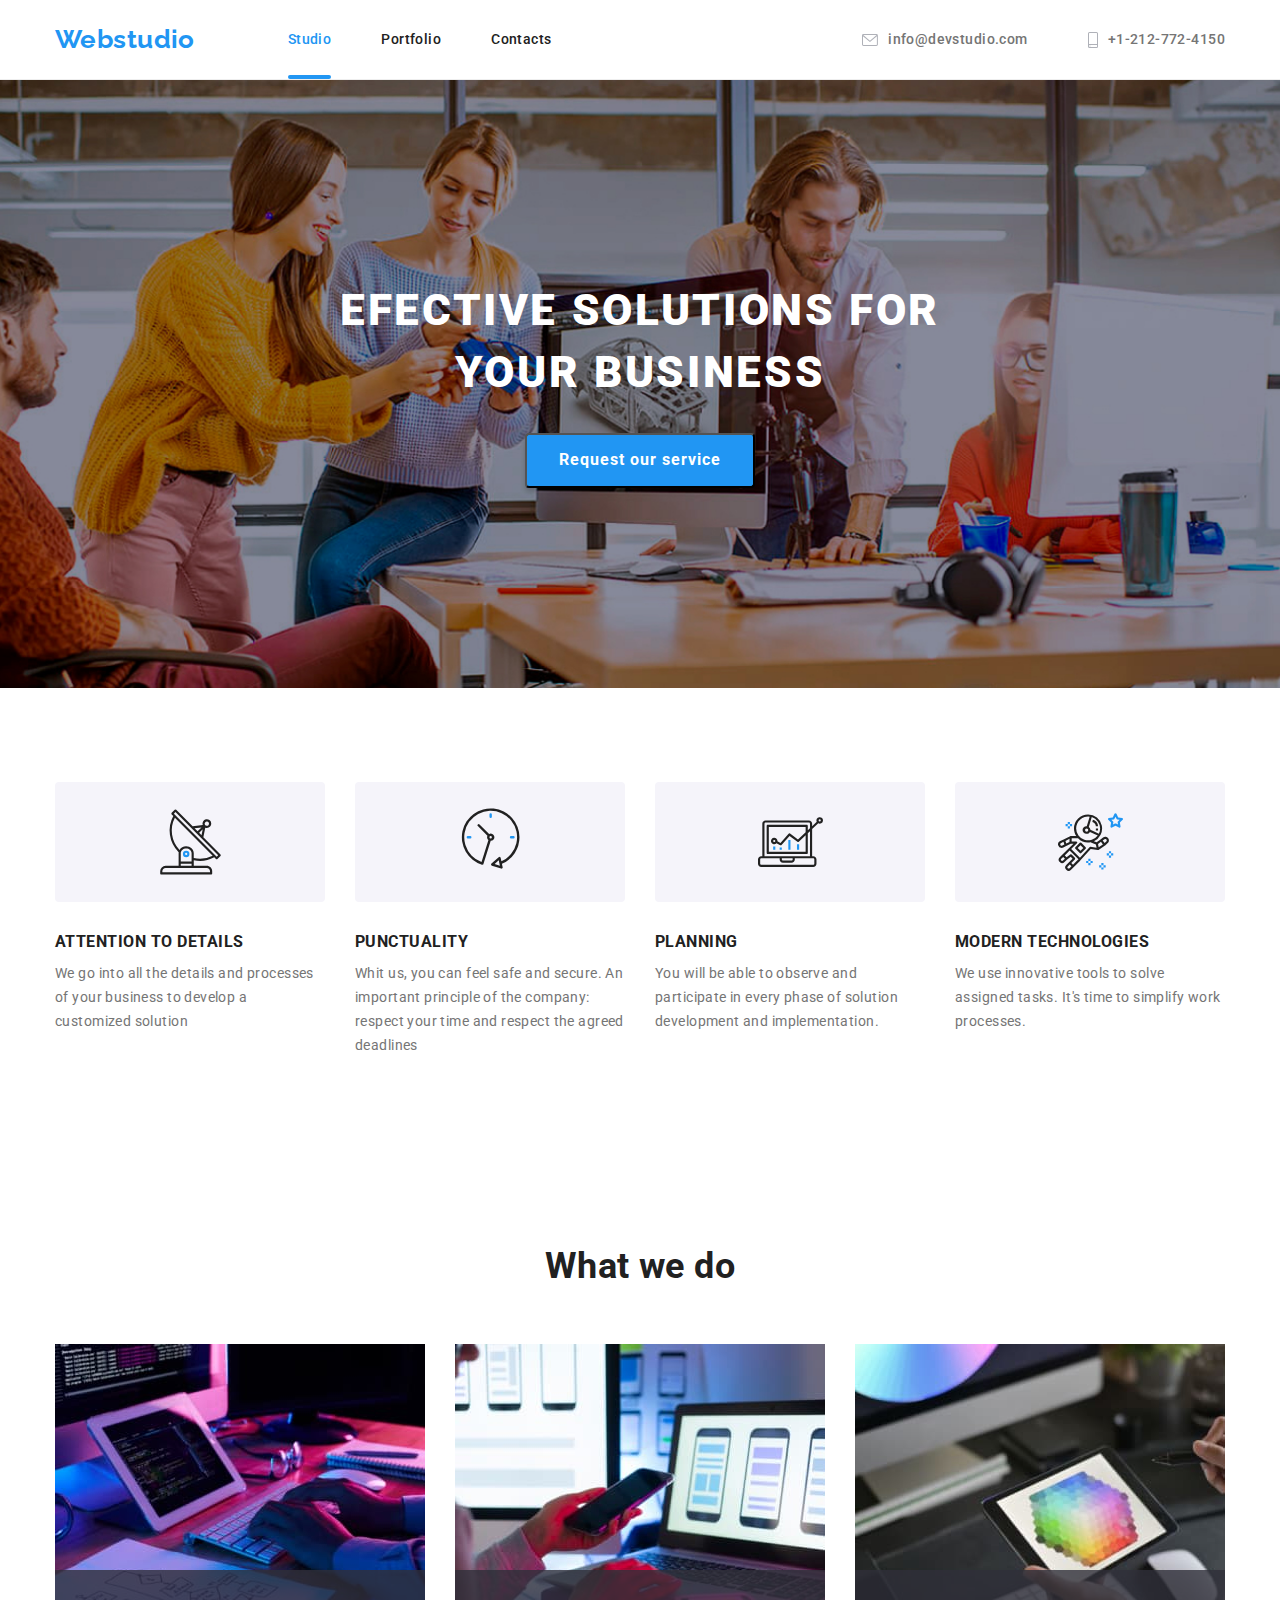
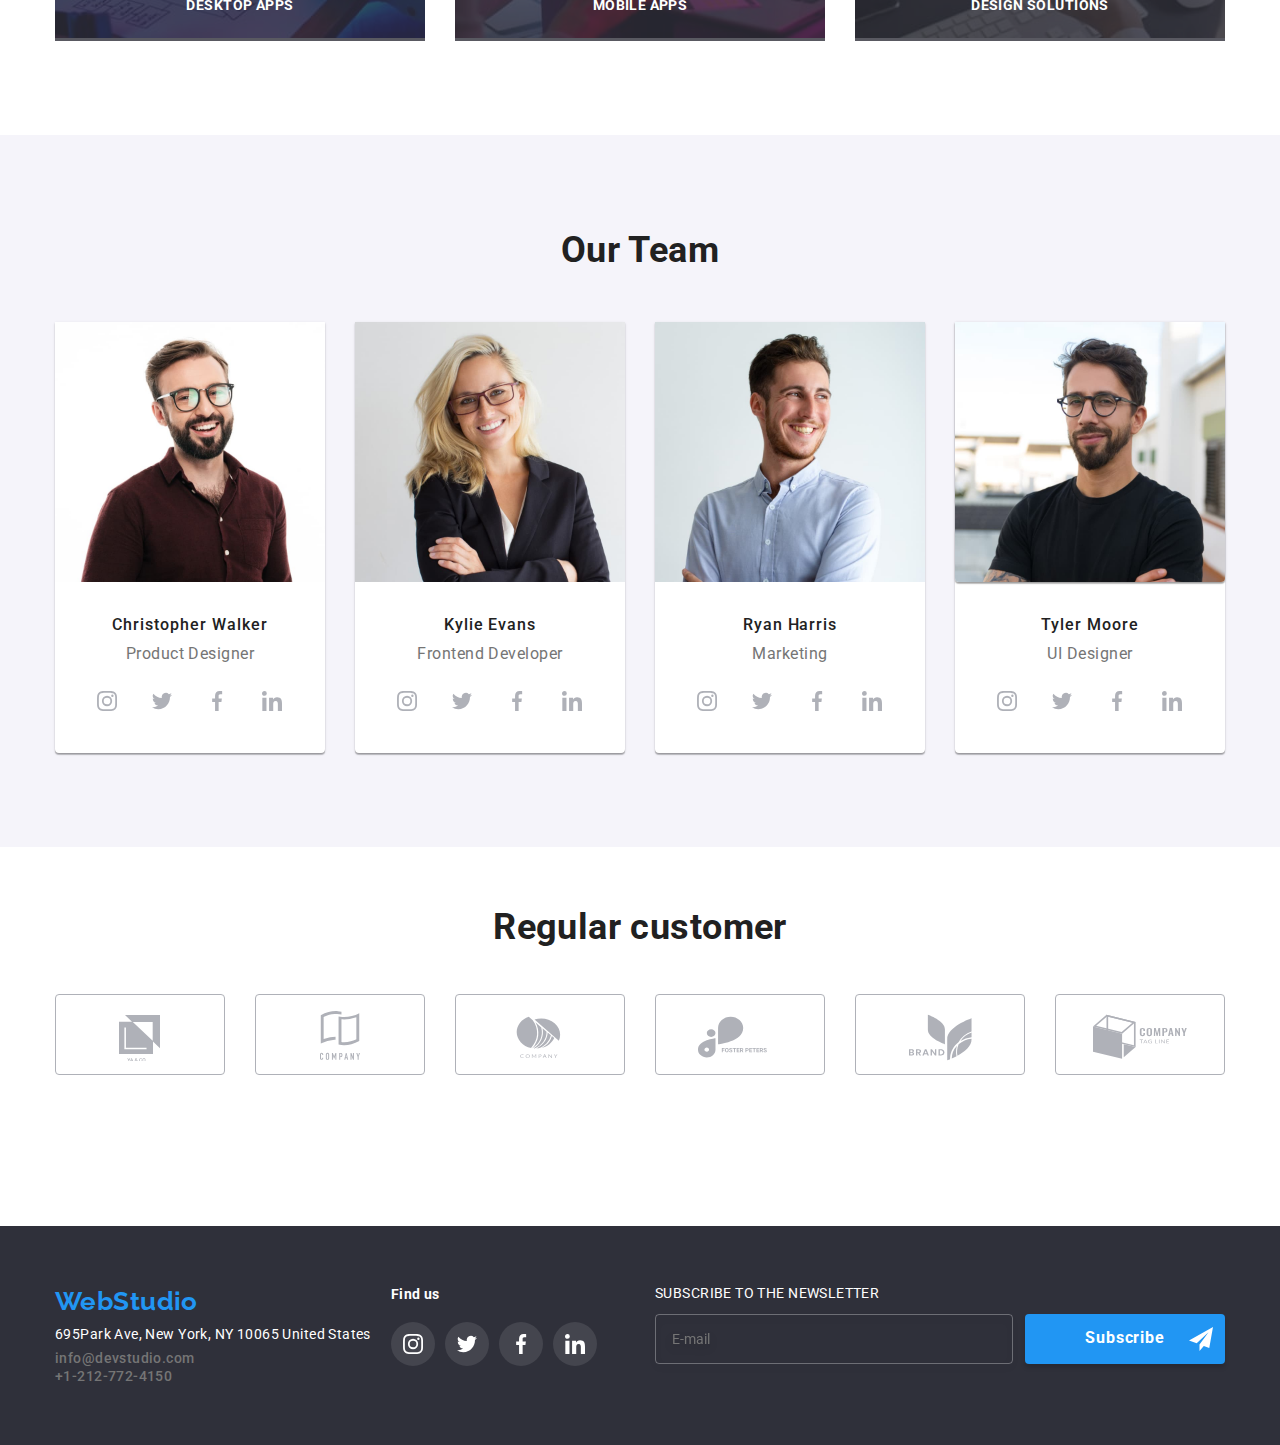
<file: index.html>
<!DOCTYPE html>
<html lang="en">
  <head>
    <meta charset="UTF-8" />
    <meta http-equiv="X-UA-Compatible" content="IE=edge" />
    <meta name="viewport" content="width=device-width, initial-scale=1.0" />
    <title>Document</title>
    <link rel="stylesheet" href="modern-normalize.css" />
    <link rel="stylesheet" href="./css/style.css" />
    <link rel="preconnect" href="https://fonts.googleapis.com" />
    <link rel="preconnect" href="https://fonts.gstatic.com" crossorigin />
    <link
      href="https://fonts.googleapis.com/css2?family=Raleway:wght@700&family=Roboto:wght@440;500;700;900&display=swap"
      rel="stylesheet"
    />
  </head>
  <body>
    <header class="border">
      <div class="container header-container">
        <nav class="menu">
          <a class="logo" href="index.html">Webstudio</a>
          <ul class="list header-pages">
            <li id="current" class="list-item">
              <a class="list link-pages current" href="index.html">Studio</a>
            </li>
            <li class="list-item">
              <a class="list link-pages portfolio" href="portfolio.html"
                >Portfolio</a
              >
            </li>
            <li class="list-item">
              <a class="list link-pages contacto" href="#">Contacts</a>
            </li>
          </ul>
        </nav>

        <ul class="list-contact">
          <li class="list-item">
            <a
              class="list link email list-contact icon icon-contact"
              href="mailto: info@devstudio.com"
            >
              <svg width="16" height="12">
                <use href="./images/symbol-defs.svg#icon-sobre-activable"></use>
              </svg>
              info@devstudio.com
            </a>
          </li>
          <li class="list-item">
            <a
              class="list link tel list-contact icon icon-contact"
              href="tel: +1-212-772-4150"
            >
              <svg width="10" height="16">
                <use href="./images/symbol-defs.svg#icon-telfono"></use>
              </svg>
              +1-212-772-4150
            </a>
          </li>
        </ul>
      </div>
    </header>
    <main>
      <section class="section hero-section">
        <div class="container hero-content">
          <h1 class="hero title">Efective Solutions For Your Business</h1>
          <button data-modal-open class="hero buttom" type="button">
            Request our service
          </button>
        </div>
      </section>
      <section class="section-feature">
        <div class="container">
          <h2 class="feature-section-title visually-hidden" hidden>
            Características
          </h2>
          <ul class="list feature-section">
            <li class="feature-box">
              <div class="icon icon-feature-section">
                <svg width="65" height="70">
                  <use href="./images/symbol-defs.svg#icon-antena"></use>
                </svg>
              </div>
              <h3 class="feature-section-list-title">Attention To Details</h3>
              <p class="feature-section-list-text">
                We go into all the details and processes of your business to
                develop a customized solution
              </p>
            </li>
            <li class="feature-box">
              <div class="icon icon-feature-section">
                <svg width="65" height="70">
                  <use
                    class="icon icon-feature"
                    href="./images/symbol-defs.svg#icon-reloj"
                  ></use>
                </svg>
              </div>
              <h3 class="feature-section-list-title">Punctuality</h3>
              <p class="feature-section-list-text">
                Whit us, you can feel safe and secure. An important principle of
                the company: respect your time and respect the agreed deadlines
              </p>
            </li>
            <li class="feature-box">
              <div class="icon icon-feature-section">
                <svg width="65" height="70">
                  <use
                    class="icon icon-feature"
                    href="./images/symbol-defs.svg#icon-pc"
                  ></use>
                </svg>
              </div>
              <h3 class="feature-section-list-title">Planning</h3>
              <p class="feature-section-list-text">
                You will be able to observe and participate in every phase of
                solution development and implementation.
              </p>
            </li>
            <li class="feature-box">
              <div class="icon-feature-section">
                <svg width="65" height="70">
                  <use
                    class="icon-feature"
                    href="./images/symbol-defs.svg#icon-astronauta"
                  ></use>
                </svg>
              </div>
              <h3 class="feature-section-list-title">Modern Technologies</h3>
              <p class="feature-section-list-text">
                We use innovative tools to solve assigned tasks. It's time to
                simplify work processes.
              </p>
            </li>
          </ul>
        </div>
      </section>
      <section class="section">
        <div class="container work-section">
          <h2 class="subtitle-work">What we do</h2>
          <ul class="list photos-work">
            <li class="work-images">
              <div class="container-image-work-1">
                <img
                  class="image-work-section"
                  src="./images/img1.jpg"
                  width="370"
                  alt="Digitando codigo html"
                />
                <div class="text-work">
                  <h3 class="text-photos-work">desktop apps</h3>
                </div>
              </div>
            </li>

            <li class="work-images">
              <div class="container-image-work-2">
                <img
                  class="image-work-section"
                  src="./images/img2.jpg"
                  width="370"
                  alt="Creando app de celular"
                />
                <div class="text-work">
                  <h3 class="text-photos-work">mobile apps</h3>
                </div>
              </div>
            </li>

            <li class="work-images">
              <div class="container-image-work-3">
                <img
                  class="image-work-section"
                  src="./images/img3.jpg"
                  width="370"
                  alt="Creando imagenes para mehorar interfaz grafica"
                />
                <div class="text-work">
                  <h3 class="text-photos-work">design solutions</h3>
                </div>
              </div>
            </li>
          </ul>
        </div>
      </section>
      <section class="section team-section">
        <div class="container">
          <h2 class="subtitle-team">Our Team</h2>
          <ul class="team work">
            <li class="list team">
              <img
                class="team images"
                src="./images/img4.jpg"
                width="270"
                alt="Christopher Walker"
              />
              <div class="feature-actor">
                <h3 class="team description">Christopher Walker</h3>
                <p class="team text">Product Designer</p>
                <ul class="list icon-team-section">
                  <li class="list icon-team-section-web">
                    <a class="icon icon-team" href="www.instagram.com">
                      <svg width="20" height="20">
                        <use
                          href="./images/symbol-defs.svg#icon-instagram"
                        ></use>
                      </svg>
                    </a>
                  </li>
                  <li class="list icon-team-section-web">
                    <a class="icon icon-team" href="www.twitter.com">
                      <svg width="20" height="20">
                        <use href="./images/symbol-defs.svg#icon-twitter"></use>
                      </svg>
                    </a>
                  </li>
                  <li class="list icon-team-section-web">
                    <a class="icon icon-team" href="www.facebook.com">
                      <svg width="20" height="20">
                        <use
                          href="./images/symbol-defs.svg#icon-facebook"
                        ></use>
                      </svg>
                    </a>
                  </li>
                  <li class="list icon-team-section-web">
                    <a class="icon icon-team" href="www.linkedin.com">
                      <svg width="20" height="20">
                        <use
                          href="./images/symbol-defs.svg#icon-linkedin"
                        ></use>
                      </svg>
                    </a>
                  </li>
                </ul>
              </div>
            </li>

            <li class="list team">
              <img
                class="icon team images"
                src="./images/img5.jpg"
                width="270"
                alt="Kylie Evans"
              />
              <div class="feature-actor">
                <h3 class="team description">Kylie Evans</h3>
                <p class="team text">Frontend Developer</p>
                <ul class="list icon-team-section">
                  <li class="list icon-team-section-web">
                    <a class="icon icon-team" href="www.instagram.com">
                      <svg width="20" height="20">
                        <use
                          href="./images/symbol-defs.svg#icon-instagram"
                        ></use>
                      </svg>
                    </a>
                  </li>
                  <li class="list icon-team-section-web">
                    <a class="icon icon-team" href="www.twitter.com">
                      <svg width="20" height="20">
                        <use href="./images/symbol-defs.svg#icon-twitter"></use>
                      </svg>
                    </a>
                  </li>
                  <li class="list icon-team-section-web">
                    <a class="icon icon-team" href="www.facebook.com">
                      <svg width="20" height="20">
                        <use
                          href="./images/symbol-defs.svg#icon-facebook"
                        ></use>
                      </svg>
                    </a>
                  </li>
                  <li class="list icon-team-section-web">
                    <a class="icon icon-team" href="www.linkedin.com">
                      <svg width="20" height="20">
                        <use
                          href="./images/symbol-defs.svg#icon-linkedin"
                        ></use>
                      </svg>
                    </a>
                  </li>
                </ul>
              </div>
            </li>
            <li class="list team">
              <img
                class="team section images"
                src="./images/img6.jpg"
                width="270"
                alt="Ryan Harris"
              />
              <div class="feature-actor">
                <h3 class="team description">Ryan Harris</h3>
                <p class="team text">Marketing</p>
                <ul class="list icon-team-section">
                  <li class="list icon-team-section-web">
                    <a class="icon icon-team" href="www.instagram.com">
                      <svg width="20" height="20">
                        <use
                          href="./images/symbol-defs.svg#icon-instagram"
                        ></use>
                      </svg>
                    </a>
                  </li>
                  <li class="list icon-team-section-web">
                    <a class="icon icon-team" href="www.twitter.com">
                      <svg width="20" height="20">
                        <use href="./images/symbol-defs.svg#icon-twitter"></use>
                      </svg>
                    </a>
                  </li>
                  <li class="list icon-team-section-web">
                    <a class="icon icon-team" href="www.facebook.com">
                      <svg width="20" height="20">
                        <use
                          href="./images/symbol-defs.svg#icon-facebook"
                        ></use>
                      </svg>
                    </a>
                  </li>
                  <li class="list icon-team-section-web">
                    <a class="icon icon-team" href="www.linkedin.com">
                      <svg width="20" height="20">
                        <use
                          href="./images/symbol-defs.svg#icon-linkedin"
                        ></use>
                      </svg>
                    </a>
                  </li>
                </ul>
              </div>
            </li>
            <li class="list team">
              <img
                class="team section list images"
                src="./images/img7.jpg"
                width="270"
                alt="Tyler Moore"
              />
              <div class="feature-actor">
                <h3 class="team description">Tyler Moore</h3>
                <p class="team text">UI Designer</p>
                <ul class="list icon-team-section">
                  <li class="list icon-team-section-web">
                    <a class="icon icon-team" href="www.instagram.com">
                      <svg width="20" height="20">
                        <use
                          href="./images/symbol-defs.svg#icon-instagram"
                        ></use>
                      </svg>
                    </a>
                  </li>
                  <li class="list icon-team-section-web">
                    <a class="icon icon-team" href="www.twitter.com">
                      <svg width="20" height="20">
                        <use href="./images/symbol-defs.svg#icon-twitter"></use>
                      </svg>
                    </a>
                  </li>
                  <li class="list icon-team-section-web">
                    <a class="icon icon-team" href="www.facebook.com">
                      <svg width="20" height="20">
                        <use
                          href="./images/symbol-defs.svg#icon-facebook"
                        ></use>
                      </svg>
                    </a>
                  </li>
                  <li class="list icon-team-section-web">
                    <a class="icon icon-team" href="www.linkedin.com">
                      <svg width="20" height="20">
                        <use
                          href="./images/symbol-defs.svg#icon-linkedin"
                        ></use>
                      </svg>
                    </a>
                  </li>
                </ul>
              </div>
            </li>
          </ul>
        </div>
      </section>
      <div class="container customer-section">
        <h2 class="subtitle-customer">Regular customer</h2>
        <ul class="list icon-customer-section">
          <li class="list icon-customer-section-link">
            <a class="icon icon-customer" href="logo_cuadros">
              <svg width="106" height="53">
                <use href="./images/symbol-defs.svg#icon-Logo_cuadros"></use>
              </svg>
            </a>
          </li>
          <li class="list icon-customer-section-link">
            <a class="icon icon-customer" href="logo_hojas">
              <svg width="106" height="53">
                <use href="./images/symbol-defs.svg#icon-Logo_hojas"></use>
              </svg>
            </a>
          </li>
          <li class="list icon-customer-section-link">
            <a class="icon icon-customer" href="logo_company">
              <svg width="106" height="53">
                <use href="./images/symbol-defs.svg#icon-Logo_company"></use>
              </svg>
            </a>
          </li>
          <li class="list icon-customer-section-link">
            <a class="icon icon-customer" href="logo_foster">
              <svg width="106" height="53">
                <use href="./images/symbol-defs.svg#icon-Logo_foster"></use>
              </svg>
            </a>
          </li>
          <li class="list icon-customer-section-link">
            <a class="icon icon-customer" href="logo_brand">
              <svg width="106" height="53">
                <use href="./images/symbol-defs.svg#icon-Logo_brand"></use>
              </svg>
            </a>
          </li>
          <li class="list icon-customer-section-link">
            <a class="icon icon-customer" href="logo_tag_line">
              <svg width="106" height="53">
                <use href="./images/symbol-defs.svg#icon-Logo_tag_line"></use>
              </svg>
            </a>
          </li>
        </ul>
      </div>
    </main>
    <footer class="footer-section">
      <div class="container container-footer">
        <div>
          <a class="logo-footer" href="WebStudio">WebStudio</a>
          <address class="">
            <a
              class="link contacts site"
              href="https://goo.gl/maps/ua91CeisvxC2wW5t7"
              >695Park Ave, New York, NY 10065 United States</a
            >
            <ul class="link list-footer">
              <li class="footer-item">
                <a class="link contacts email" href="mailto:info@devstudio.com"
                  >info@devstudio.com</a
                >
              </li>
              <li class="footer-item">
                <a class="link contacts tel" href="tel:+1-212-772-4150"
                  >+1-212-772-4150</a
                >
              </li>
            </ul>
          </address>
        </div>
        <div class="icon-social-section">
          <h3 class="social-media">Find us</h3>
          <ul class="list container-icon-footer">
            <li class="container-icon-footer-link">
              <a
                class="icon-footer icon-footer-social"
                href="www.instagram.com"
              >
                <svg width="20" height="20">
                  <use href="./images/symbol-defs.svg#icon-instagram"></use>
                </svg>
              </a>
            </li>
            <li class="container-icon-footer-link">
              <a class="icon-footer icon-footer-social" href="www.twitter.com">
                <svg width="20" height="20">
                  <use href="./images/symbol-defs.svg#icon-twitter"></use>
                </svg>
              </a>
            </li>
            <li class="container-icon-footer-link">
              <a class="icon-footer icon-footer-social" href="www.facebook.com">
                <svg width="20" height="20">
                  <use href="./images/symbol-defs.svg#icon-facebook"></use>
                </svg>
              </a>
            </li>
            <li class="container-icon-footer-link">
              <a class="icon-footer icon-footer-social" href="www.linkedin.com">
                <svg width="20" height="20">
                  <use href="./images/symbol-defs.svg#icon-linkedin"></use>
                </svg>
              </a>
            </li>
          </ul>
        </div>
        <div class="subscribe">
          <p class="text-subscribe">subscribe to the newsletter</p>
          <div class="content-subscribe">
            <form class="form" name="signup_form" autocomplete="on" novalidate>
              <div>
                <label>
                  <input
                    class="input input-email"
                    type="email"
                    name="email"
                    placeholder="E-mail"
                    class="text-placeholder"
                    pattern="[a-zA-Z0-9_]+([.][a-zA-Z0-9_]+)*@[a-zA-Z0-9_]+([.][a-zA-Z0-9_]+)*[.][a-zA-Z]{1,5}"
                    size="40"
                    required
                  />
                </label>
              </div>
              <button class="button-subscribe" type="submit">
                <span class="text-subscribe-button"> Subscribe </span>
                <svg class="icon-subscribe" width="24" height="24">
                  <use href="./images/symbol-defs.svg#icon-airplane"></use>
                </svg>
              </button>
            </form>
          </div>
        </div>
      </div>
    </footer>
    <div class="backdrop is-hidden" data-modal>
      <div class="modal">
        <div class="input-information">
          <form>
            <div class="input-information-subscribe">
              <div class="text-modal">
                <p class="title-text-modal">
                  Put your information, we will contact you
                </p>
              </div>
              <div class="container-subscribe">
                <label class="form-label form-label-person"></label>
                <div class="form-label form-label-person">
                  Name
                  <input
                    class="input form-input"
                    type="text"
                    name="username"
                    placeholder="Jacob Mercer"
                    pattern="[A-Za-zbr />]{1,40}"
                    minlength="3"
                    required
                  />
                  <div class="icon-person">
                    <svg width="18" height="18">
                      <use href="./images/symbol-defs.svg#icon-person"></use>
                    </svg>
                  </div>
                </div>

                <label for="phone" class="form-label form-label-tel"></label>
                <div class="form-label form-label-tel">
                  Phone
                  <input
                    class="input form-input"
                    type="tel"
                    name="phone"
                    id="phone"
                    placeholder="3124568754"
                    pattern="[0-9]{10}"
                    required
                  />
                  <div class="icon-tel">
                    <svg width="18" height="18">
                      <use href="./images/symbol-defs.svg#icon-cellphone"></use>
                    </svg>
                  </div>
                </div>

                <label class="form-label form-label-email"> </label>
                <div class="form-label form-label-email">
                  E-mail
                  <input
                    class="input form-input"
                    type="email"
                    name="email"
                    placeholder="xxxxxxxxx@xxxxxx.xx"
                    pattern="[a-zA-Z0-9_]+([.][a-zA-Z0-9_]+)*@[a-zA-Z0-9_]+([.][a-zA-Z0-9_]+)*[.][a-zA-Z]{1,5}"
                    size="40"
                    required
                  />
                  <div class="icon-email">
                    <svg width="18" height="18">
                      <use href="./images/symbol-defs.svg#icon-e-mail"></use>
                    </svg>
                  </div>
                </div>
              </div>

              <label>
                <div class="form-label comment">
                  Comment
                  <textarea
                    class="form-input-text"
                    name="feedback"
                    placeholder="Enter your text"
                  ></textarea>
                </div>
              </label>
            </div>

            <div class="container-terms">
              <input type="checkbox" id="input-1" class="check-input" />
              <label for="input-1" class="checkbox">
                <svg class="svg-checkbox" width="16" height="15">
                  <use href="./images/symbol-defs.svg#icon-cono-revisado"></use>
                </svg>
              </label>

              <span class="modal-terms">
                I am agree with the newsletter and accept the Terms and
                Conditions
              </span>
            </div>

            <button class="button-subscribe" type="submit">Send</button>
          </form>
        </div>
        <button data-modal-close class="button-exit" type="button">
          <svg width="30" height="30">
            <use href="./images/symbol-defs.svg#icon-close-1"></use>
          </svg>
        </button>
      </div>
    </div>
    <script src="./js/modal.js"></script>
  </body>
</html>
</file>
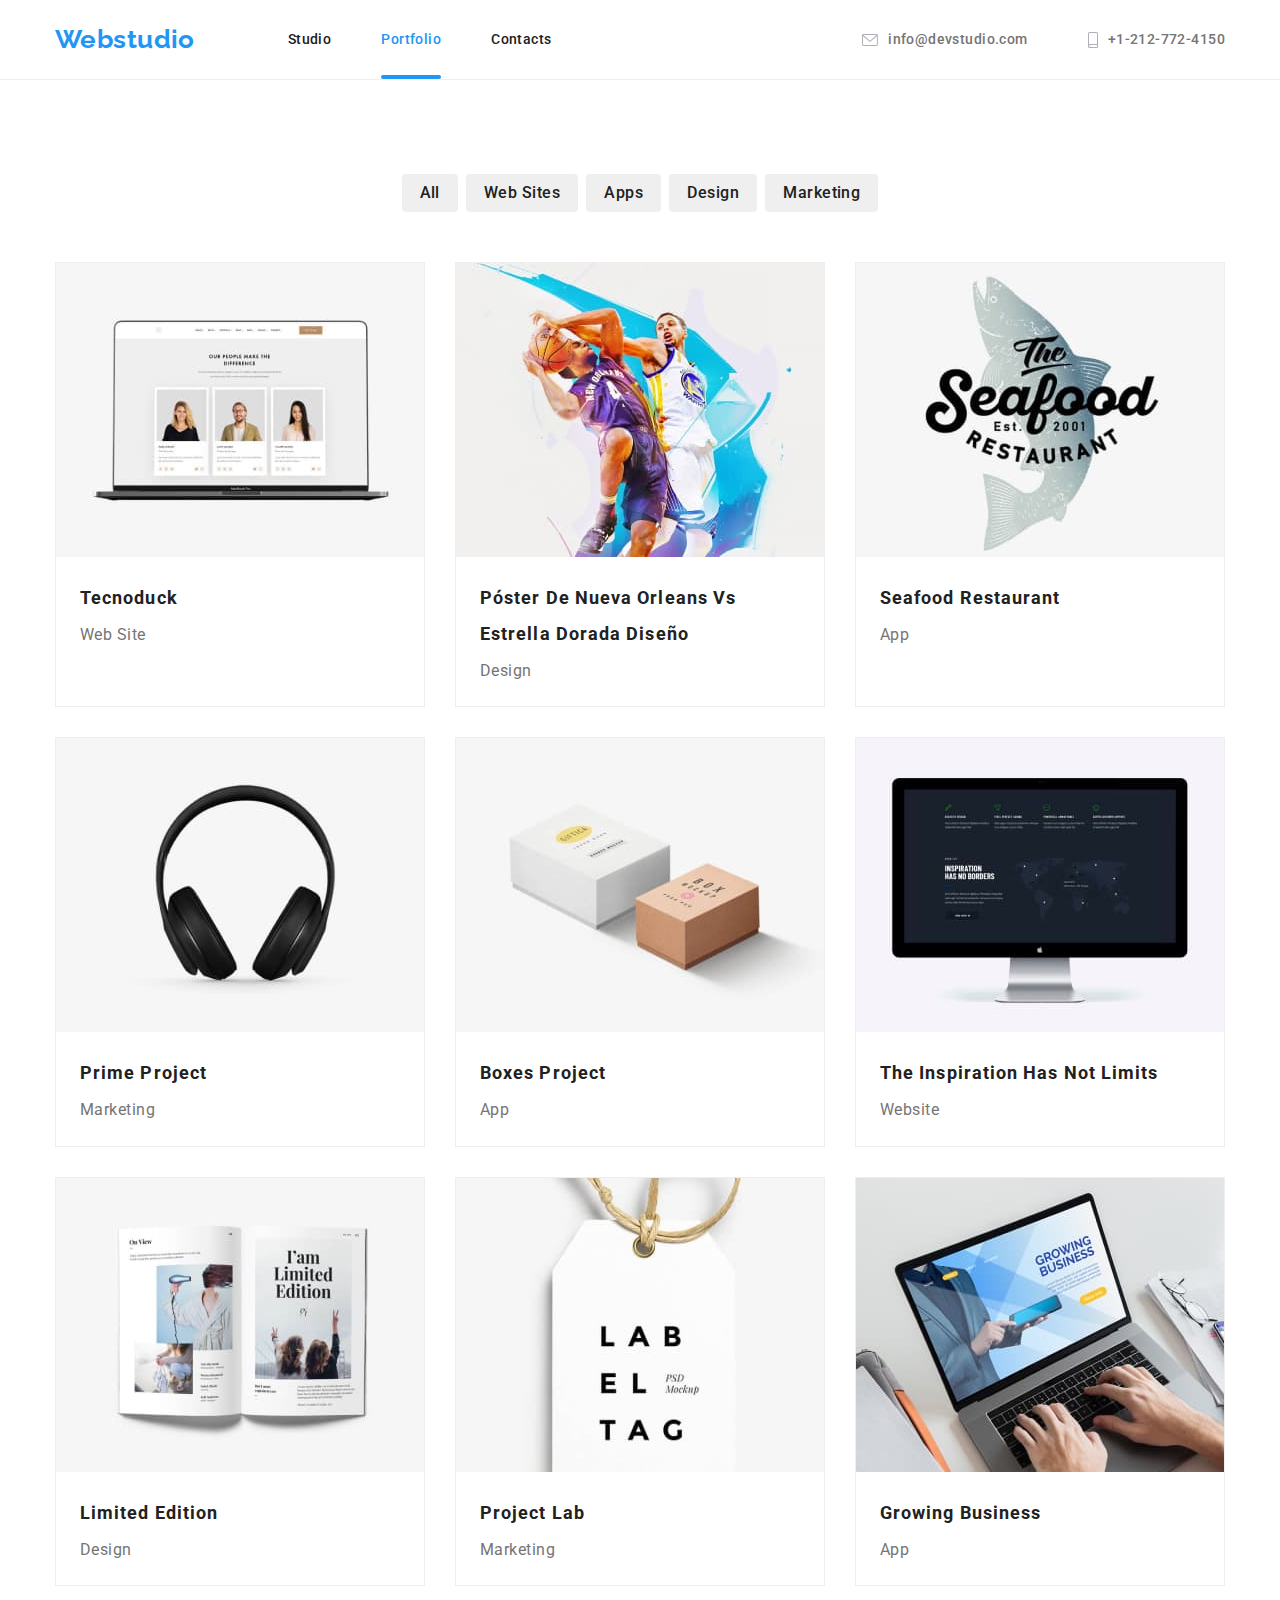
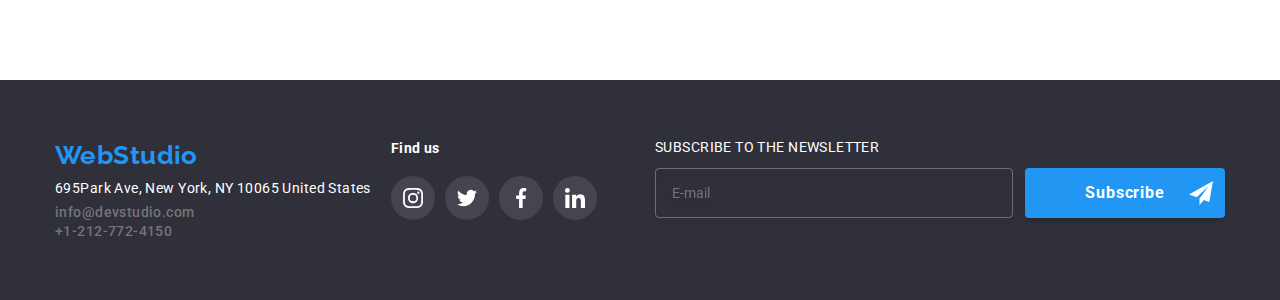
<file: portfolio.html>
<!DOCTYPE html>
<html lang="en">
  <head>
    <meta charset="UTF-8" />
    <meta http-equiv="X-UA-Compatible" content="IE=edge" />
    <meta name="viewport" content="width=device-width, initial-scale=1.0" />
    <title>Document</title>
    <link rel="stylesheet" href="modern-normalize.css" />
    <link rel="stylesheet" href="./css/style.css" />
    <link rel="preconnect" href="https://fonts.googleapis.com" />
    <link rel="preconnect" href="https://fonts.gstatic.com" crossorigin />
    <link
      href="https://fonts.googleapis.com/css2?family=Raleway:wght@700&family=Roboto:wght@400;500;700;900&display=swap"
      rel="stylesheet"
    />
  </head>
  <body>
    <header class="border">
      <div class="container header-container">
        <nav class="menu">
          <a class="logo" href="index.html">Webstudio</a>
          <ul class="list header-pages">
            <li id="current" class="list-item">
              <a class="list link-pages" href="index.html">Studio</a>
            </li>
            <li class="list-item">
              <a class="list link-pages current portfolio" href="portfolio.html"
                >Portfolio</a
              >
            </li>
            <li class="list-item">
              <a class="list link-pages contacto" href="#">Contacts</a>
            </li>
          </ul>
        </nav>

        <ul class="list-contact">
          <li class="list-item">
            <a
              class="list link email list-contact icon icon-contact"
              href="mailto: info@devstudio.com"
            >
              <svg width="16" height="12">
                <use href="./images/symbol-defs.svg#icon-sobre-activable"></use>
              </svg>
              info@devstudio.com
            </a>
          </li>
          <li class="list-item">
            <a
              class="list link tel list-contact icon icon-contact"
              href="tel: +1-212-772-4150"
            >
              <svg width="10" height="16">
                <use href="./images/symbol-defs.svg#icon-telfono"></use>
              </svg>
              +1-212-772-4150
            </a>
          </li>
        </ul>
      </div>
    </header>
    <main>
      <section class="section">
        <div class="container list-portfolio">
          <h1 class="visually-hidden" hidden>portfolio</h1>
          <ul class="list portfolio-button">
            <li class="item-button">
              <button class="list button all" type="button">all</button>
            </li>
            <li class="item-button">
              <button class="list button web sites" type="button">
                web sites
              </button>
            </li>
            <li class="item-button">
              <button class="list button apps" type="button">apps</button>
            </li>
            <li class="item-button">
              <button class="list button design" type="button">design</button>
            </li>
            <li class="item-button">
              <button class="list button marketing" type="button">
                marketing
              </button>
            </li>
          </ul>

          <ul class="list list-container">
            <li class="container-portfolio">
              <a class="link-poster" href="www.tecknoduck.com">
                <div class="container-mask">
                  <img
                    class="image-portfolio"
                    src="./images/img8.jpg"
                    width="370"
                    alt="Computer"
                  />
                  <p class="text-mask">
                    Tecnoduck es una plataforma de distribución de coronavirus
                    de última generación. Las compañías usan esta plataforma
                    para el espionaje digital y los ataques a los servidores
                    seguros de la competencia.
                  </p>
                </div>
                <div class="feature-portfolio">
                  <h3 class="description">tecnoduck</h3>
                  <p class="text">web site</p>
                </div>
              </a>
            </li>
            <li class="container-portfolio">
              <a class="link-poster" href="www.new_orleans.com">
                <div class="container-mask">
                  <img
                    class="image-portfolio"
                    src="./images/img9.jpg"
                    width="370"
                    alt="new orleans vs golden star"
                  />
                  <p class="text-mask">
                    Tecnoduck es una plataforma de distribución de coronavirus
                    de última generación. Las compañías usan esta plataforma
                    para el espionaje digital y los ataques a los servidores
                    seguros de la competencia.
                  </p>
                </div>
                <div class="feature-portfolio">
                  <h3 class="description">
                    Póster de Nueva Orleans vs Estrella Dorada Diseño
                  </h3>
                  <p class="text">design</p>
                </div>
              </a>
            </li>
            <li class="container-portfolio">
              <a class="link-poster" href="www.new_orleans.com">
                <div class="container-mask">
                  <img
                    class="image-portfolio"
                    src="./images/img10.jpg"
                    width="370"
                    alt="seafood restaurant"
                  />
                  <p class="text-mask">
                    Tecnoduck es una plataforma de distribución de coronavirus
                    de última generación. Las compañías usan esta plataforma
                    para el espionaje digital y los ataques a los servidores
                    seguros de la competencia.
                  </p>
                </div>
                <div class="feature-portfolio">
                  <h3 class="description">Seafood restaurant</h3>
                  <p class="text">app</p>
                </div>
              </a>
            </li>
            <li class="container-portfolio">
              <a class="link-poster" href="www.new_orleans.com">
                <div class="container-mask">
                  <img
                    class="image-portfolio"
                    src="./images/img11.jpg"
                    width="370"
                    alt="earphones"
                  />
                  <p class="text-mask">
                    Tecnoduck es una plataforma de distribución de coronavirus
                    de última generación. Las compañías usan esta plataforma
                    para el espionaje digital y los ataques a los servidores
                    seguros de la competencia.
                  </p>
                </div>
                <div class="feature-portfolio">
                  <h3 class="description">prime project</h3>
                  <p class="text">marketing</p>
                </div>
              </a>
            </li>
            <li class="container-portfolio">
              <a class="link-poster" href="www.new_orleans.com">
                <div class="container-mask">
                  <img
                    class="image-portfolio"
                    src="./images/img12.jpg"
                    width="370"
                    alt="boxes project"
                  />
                  <p class="text-mask">
                    Tecnoduck es una plataforma de distribución de coronavirus
                    de última generación. Las compañías usan esta plataforma
                    para el espionaje digital y los ataques a los servidores
                    seguros de la competencia.
                  </p>
                </div>
                <div class="feature-portfolio">
                  <h3 class="description">boxes project</h3>
                  <p class="text">app</p>
                </div>
              </a>
            </li>
            <li class="container-portfolio">
              <a class="link-poster" href="www.new_orleans.com">
                <div class="container-mask">
                  <img
                    class="image-portfolio"
                    src="./images/img13.jpg"
                    width="370"
                    alt="inspiration"
                  />
                  <p class="text-mask">
                    Tecnoduck es una plataforma de distribución de coronavirus
                    de última generación. Las compañías usan esta plataforma
                    para el espionaje digital y los ataques a los servidores
                    seguros de la competencia.
                  </p>
                </div>
                <div class="feature-portfolio">
                  <h3 class="description">the inspiration has not limits</h3>
                  <p class="text">website</p>
                </div>
              </a>
            </li>
            <li class="container-portfolio">
              <a class="link-poster" href="www.new_orleans.com">
                <div class="container-mask">
                  <img
                    class="image-portfolio"
                    src="./images/img14.jpg"
                    width="370"
                    alt="limited edition"
                  />
                  <p class="text-mask">
                    Tecnoduck es una plataforma de distribución de coronavirus
                    de última generación. Las compañías usan esta plataforma
                    para el espionaje digital y los ataques a los servidores
                    seguros de la competencia.
                  </p>
                </div>
                <div class="feature-portfolio">
                  <h3 class="description">limited edition</h3>
                  <p class="text">design</p>
                </div>
              </a>
            </li>
            <li class="container-portfolio">
              <a class="link-poster" href="www.new_orleans.com">
                <div class="container-mask">
                  <img
                    class="image-portfolio"
                    src="./images/img15.jpg"
                    width="370"
                    alt="lab project"
                  />
                  <p class="text-mask">
                    Tecnoduck es una plataforma de distribución de coronavirus
                    de última generación. Las compañías usan esta plataforma
                    para el espionaje digital y los ataques a los servidores
                    seguros de la competencia.
                  </p>
                </div>
                <div class="feature-portfolio">
                  <h3 class="description">project lab</h3>
                  <p class="text">marketing</p>
                </div>
              </a>
            </li>
            <li class="container-portfolio">
              <a class="link-poster" href="www.new_orleans.com">
                <div class="container-mask">
                  <img
                    class="image-portfolio"
                    src="./images/img16.jpg"
                    width="370"
                    alt="growing business"
                  />
                  <p class="text-mask">
                    Tecnoduck es una plataforma de distribución de coronavirus
                    de última generación. Las compañías usan esta plataforma
                    para el espionaje digital y los ataques a los servidores
                    seguros de la competencia.
                  </p>
                </div>
                <div class="feature-portfolio">
                  <h3 class="description">growing business</h3>
                  <p class="text">app</p>
                </div>
              </a>
            </li>
          </ul>
        </div>
      </section>
    </main>
    <footer class="footer-section">
      <div class="container container-footer">
        <div>
          <a class="logo-footer" href="WebStudio">WebStudio</a>
          <address class="">
            <a
              class="link contacts site"
              href="https://goo.gl/maps/ua91CeisvxC2wW5t7"
              >695Park Ave, New York, NY 10065 United States</a
            >
            <ul class="link list-footer">
              <li class="footer-item">
                <a class="link contacts email" href="mailto:info@devstudio.com"
                  >info@devstudio.com</a
                >
              </li>
              <li class="footer-item">
                <a class="link contacts tel" href="tel:+1-212-772-4150"
                  >+1-212-772-4150</a
                >
              </li>
            </ul>
          </address>
        </div>
        <div class="icon-social-section">
          <h3 class="social-media">Find us</h3>
          <ul class="list container-icon-footer">
            <li class="container-icon-footer-link">
              <a
                class="icon-footer icon-footer-social"
                href="www.instagram.com"
              >
                <svg width="20" height="20">
                  <use href="./images/symbol-defs.svg#icon-instagram"></use>
                </svg>
              </a>
            </li>
            <li class="container-icon-footer-link">
              <a class="icon-footer icon-footer-social" href="www.twitter.com">
                <svg width="20" height="20">
                  <use href="./images/symbol-defs.svg#icon-twitter"></use>
                </svg>
              </a>
            </li>
            <li class="container-icon-footer-link">
              <a class="icon-footer icon-footer-social" href="www.facebook.com">
                <svg width="20" height="20">
                  <use href="./images/symbol-defs.svg#icon-facebook"></use>
                </svg>
              </a>
            </li>
            <li class="container-icon-footer-link">
              <a class="icon-footer icon-footer-social" href="www.linkedin.com">
                <svg width="20" height="20">
                  <use href="./images/symbol-defs.svg#icon-linkedin"></use>
                </svg>
              </a>
            </li>
          </ul>
        </div>
        <div class="subscribe">
          <p class="text-subscribe">subscribe to the newsletter</p>
          <div class="content-subscribe">
            <form class="form" name="signup_form" autocomplete="on" novalidate>
              <div>
                <label>
                  <input
                    class="input input-email"
                    type="email"
                    name="email"
                    placeholder="E-mail"
                    class="text-placeholder"
                    pattern="[a-zA-Z0-9_]+([.][a-zA-Z0-9_]+)*@[a-zA-Z0-9_]+([.][a-zA-Z0-9_]+)*[.][a-zA-Z]{1,5}"
                    size="40"
                    required
                  />
                </label>
              </div>
              <button class="button-subscribe" type="submit">
                <span class="text-subscribe-button"> Subscribe </span>
                <svg class="icon-subscribe" width="24" height="24">
                  <use href="./images/symbol-defs.svg#icon-airplane"></use>
                </svg>
              </button>
            </form>
          </div>
        </div>
      </div>
    </footer>
  </body>
</html>
</file>
<file: css/style.css>
body {
  font-size: 14px;
  font-family: 'Roboto', sans-serif;
  letter-spacing: 0.03em;
  color: var(--primary-text-color);
  background-color: var(--primary-white-color);
}
:root {
  --brand-color: #2196f3;
  --primary-text-color: #212121;
  --primary-white-color: #ffffff;
  --primary-enlace-color: #757575;
  --primary-background-color: #2f303a;
  --secondary-text-color: #757575;
  --secondary-background-color: #f5f4fa;
  --container-color: #eeeeee;
  --fill-icon: #afb1b8;
}
h1,
h2,
h3,
h4,
h5,
h6,
p {
  margin-top: 0;
}
.section {
  padding-top: 94px;
  padding-bottom: 94px;
}
.container {
  width: 1200px;
  padding-left: 15px;
  padding-right: 15px;
  margin: 0 auto;
}
.header-container {
  display: flex;
  align-items: center;
}

.border {
  border-bottom: 1px solid #eeeeee;
}
.menu {
  display: flex;
  align-items: center;
}
.list.link {
  color: var(--secondary-text-color);
}
.list {
  list-style: none;
  padding-left: 0px;
  margin: 0px;
}
.link-pages {
  cursor: pointer;
  padding-top: 30px;
  padding-bottom: 30px;
  font-style: normal;
  font-weight: 500;
  line-height: 1.2;
  color: var(--primary-text-color);
  text-decoration: none;
  list-style: none;
  height: 50px;
  position: relative;
  transition: color 250ms cubic-bezier(0.4, 0, 0.2, 1);
}
.current::after {
  content: '';
  display: block;
  width: 100%;
  height: 4px;
  background-color: var(--brand-color);
  position: absolute;
  bottom: -2px;
  border-radius: 2px;
}

*,
*::before,
*::after {
  box-sizing: border-box;
}
.list.header {
  margin-left: 93px;
  padding-left: 0px;
  margin-top: 0px;
  margin-bottom: 0px;
}

.list-contact {
  list-style: none;
  display: flex;
  margin-left: auto;
  align-items: center;
  margin-bottom: 0;
  margin-top: 0;
  padding-left: 0;
  gap: 10px;
  transition: color 250ms cubic-bezier(0.4, 0, 0.2, 1);
}
.list-contact:hover,
.list-contact:focus {
  color: var(--brand-color);
}

.icon {
  z-index: 2;
  fill: var(--fill-icon);
}
.icon-contact:hover,
.icon-contact:focus {
  fill: var(--brand-color);
  outline: none;
}

.icon:focus,
.icon:hover {
  fill: var(--brand-color);
  outline: none;
}

.list-item {
  margin-right: 50px;
  color: var(--secondary-text-color);
}

.list-item:last-child {
  margin-right: 0;
}

.list-link:last-child {
  margin: 0;
}
.button:focus {
  color: var(--primary-white-color);
  background: var(--brand-color);
  box-shadow: 0px 3px 1px rgba(0, 0, 0, 0.1), 0px 1px 2px rgba(0, 0, 0, 0.08),
    0px 2px 2px rgba(0, 0, 0, 0.12);
  border-radius: 4px;
  outline: none;
}
.link:focus {
  color: var(--brand-color);
  outline: none;
}
.link-pages:focus,
.link-pages:hover {
  color: var(--brand-color);
  outline: none;
}

.logo {
  font-family: 'Raleway';
  font-style: normal;
  font-weight: 700;
  font-size: 26px;
  line-height: 1.2;
  color: var(--brand-color);
  text-decoration: none;
  cursor: pointer;
  padding-top: 24px;
  padding-bottom: 24px;
}
.header-pages {
  display: flex;
  align-items: center;
  margin-left: 93px;
}
.link {
  font-style: normal;
  font-weight: 500;
  line-height: 1.2;
  color: var(--primary-text-color);
  text-decoration: none;
  list-style: none;
}
.link.contacts {
  font-style: normal;
  font-weight: 500;
  font-size: 14px;
  color: var(--primary-enlace-color);
  text-decoration: none;
  list-style: none;
  transition: color 250ms cubic-bezier(0.4, 0, 0.2, 1);
}

.link.contacts:hover,
.link.contacts:focus {
  color: var(--brand-color);
  outline: none;
}
.link:hover,
.link:focus {
  color: var(--brand-color);
}

.hero-section {
  background: var(--primary-background-color);
  padding-top: 200px;
  padding-bottom: 200px;
  background-image: url(../images/Imagen_hero.jpg);
  background-repeat: no-repeat;
  margin: auto;
  align-items: center;
  justify-content: center;
  background-position: 50% 50%;
  background-size: cover;
}
.hero-image {
  width: 1200px;
  margin: 0 auto;
}
.hero-content {
  display: flex;
  flex-direction: column;
  align-content: center;
  text-align: center;
  align-items: center;
}
.hero.title {
  font-style: normal;
  font-weight: 900;
  font-size: 44px;
  line-height: 1.4;
  letter-spacing: 0.06em;
  text-transform: uppercase;
  color: var(--primary-white-color);
  width: 696px;
  margin-top: 0px;
  margin-bottom: 30px;
  text-align: center;
}
.hero.buttom {
  font-family: inherit;
  font-style: normal;
  font-weight: 700;
  font-size: 16px;
  line-height: 1.9;
  text-align: center;
  letter-spacing: 0.06em;
  color: var(--primary-white-color);
  background: var(--brand-color);
  box-shadow: 0px 4px 4px rgba(0, 0, 0, 0.15);
  border-radius: 4px;
  cursor: pointer;
  padding: 10px 32px;
  transition: box-shadow 250ms cubic-bezier(0.4, 0, 0.2, 1),
    color 250ms cubic-bezier(0.4, 0, 0.2, 1),
    background-color 250ms cubic-bezier(0.4, 0, 0.2, 1);
}
.hero.button:focus,
.hero.button:hover {
  outline: var(--brand-color);
}

.backdrop {
  position: fixed;
  top: 0;
  left: 0;
  width: 100%;
  height: 100%;
  background-color: rgba(0, 0, 0, 0.5);
  opacity: 1;
  visibility: visible;
  transition: opacity 250ms cubic-bezier(0.4, 0, 0.2, 1),
    visibility 250ms cubic-bezier(0.4, 0, 0.2, 1);
}
.backdrop.is-hidden {
  visibility: hidden;
  opacity: 0;
  pointer-events: none;
}
.modal {
  position: absolute;
  top: 50%;
  left: 50%;
  transform: translate(-50%, -50%) scale(1);
  width: 528px;
  height: 581px;
  border-radius: 4px;
  background-color: var(--primary-white-color);
  box-shadow: 0px 1px 3px rgba(0, 0, 0, 0.12), 0px 1px 1px rgba(0, 0, 0, 0.14),
    0px 2px 1px rgba(0, 0, 0, 0.2);
  display: flex;
  flex-wrap: wrap;
  justify-content: center;
}
.input-information {
  padding-top: 40px;
}
.input-information-subscribe {
  display: flex;
  flex-wrap: wrap;
  justify-content: center;
  align-items: center;
  margin-bottom: 25px;
}
.text-modal {
  font-size: 20px;
  line-height: 1.1;
  text-align: Center;
  width: 448px;
  margin-bottom: 0;
  font-weight: 700;
  letter-spacing: 0.03em;
  color: var(--primary-text-color);
}
.title-text-modal {
  margin-bottom: 12px;
}
.button-exit {
  position: absolute;
  top: 8px;
  right: 8px;
  padding: 0;
  border: 0;
  margin: 0;
  display: flex;
  flex-wrap: wrap;
  justify-content: center;
  align-items: center;
  width: 30px;
  height: 30px;
  border-radius: 50%;
  background: var(--primary-white-color);
  border: 1px solid rgba(0, 0, 0, 0.1);
  fill: var(--fill-icon);
  transition: color 250ms cubic-bezier(0.4, 0, 0.2, 1),
    background-color 250ms cubic-bezier(0.4, 0, 0.2, 1);
}
.button-exit:focus,
.button-exit:hover {
  fill: var(--brand-color);
}
.container-subscribe {
  width: 448px;
  flex-wrap: wrap;
  align-items: center;
  justify-content: center;
}
.form {
  gap: 12px;
  display: flex;
  flex-wrap: wrap;
  align-items: center;
  justify-content: center;
}

.form-label {
  font-size: 12px;
  line-height: 1.2;
  text-align: Left;
  font-weight: 400;
  letter-spacing: 0.01em;
  color: var(--primary-enlace-color);
  margin-bottom: 10px;
  fill: var(--primary-text-color);
  transition: fill 250ms cubic-bezier(0.4, 0, 0.2, 1),
    border-color 250ms cubic-bezier(0.4, 0, 0.2, 1);
}
.comment {
  margin-bottom: 0;
}

.form-label:focus-within {
  fill: var(--brand-color);
}
.form-label-person {
  position: relative;
}

.icon-person {
  position: absolute;
  top: 25px;
  left: 15px;
}

.form-label-tel {
  position: relative;
}
.icon-tel {
  position: absolute;
  top: 25px;
  left: 15px;
}
.form-label-email {
  position: relative;
}
.icon-email {
  position: absolute;
  top: 25px;
  left: 15px;
}

.form-input-text {
  width: 448px;
  height: 120px;
  border-radius: 4px;
  border-color: var(--primary-text-color);
  padding: 12px 16px 12px 16px;
  border: 1px solid rgba(33, 33, 33, 0.2);
  cursor: pointer;
  margin-left: 0;
}
.form-input-text:focus-within {
  border-color: var(--brand-color);
  outline: 0 none;
}
.comment {
  display: flex;
  flex-direction: column;
}

.text-comment {
  justify-content: flex-start;
  font-size: 2px;
}
textarea {
  resize: none;
}
.container-terms {
  display: flex;
  justify-content: center;
  text-align: center;
  align-items: center;
  gap: 12px;
  margin-bottom: 12px;
}

.check-input {
  display: none;
}
.checkbox {
  width: 16px;
  height: 16px;
  border: 2px solid var(--primary-text-color);
  border-radius: 2px;
  display: flex;
  justify-content: center;
  align-items: center;
  cursor: pointer;
  fill: transparent;
  transition: color 250ms cubic-bezier(0.4, 0, 0.2, 1),
    fill 250ms cubic-bezier(0.4, 0, 0.2, 1);
  margin-bottom: 22px;
}

.checkbox svg {
  width: 16px;
  height: 16px;
}
.check-input:checked + .checkbox {
  background: var(--brand-color);
  border: 2px solid var(--brand-color);
}

.checkbox::before {
  content: '';
  background: var(--brand-color);
  position: absolute;
  border-radius: 2px;
  transform: scale(0);
  display: block;
  z-index: -1;
}

.modal-terms {
  color: var(--primary-enlace-color);
  font-weight: 400;
  font-size: 14px;
  line-height: 1.8;
  letter-spacing: 0.03em;
  width: 360px;
  text-align: left;
}
.form-input {
  padding: 8px;
  border: 1px solid #2a2a2a;
  font-family: inherit;
  font-size: 16px;
  outline: none;
  width: 448px;
  height: 40px;
  text-indent: 50px;
  gap: 10px;
  border: 1px solid rgba(33, 33, 33, 0.2);
  border-radius: 4px;
  cursor: pointer;
  fill: red;
}
.form-input:not(:placeholder-shown):required:valid {
  border-color: green;
}

.form-input:not(:placeholder-shown):required:invalid {
  border-color: red;
}
.form-input:focus-within {
  border-color: var(--brand-color);
}
.input-text-coment:focus-within {
  border-color: var(--brand-color);
}
.form-input::placeholder {
  color: var(--primary-white-color);
}
.section-feature {
  padding-top: 94px;
  padding-bottom: 94px;
}
.visually-hidden {
  position: absolute;
  width: 1px;
  height: 1px;
  margin: -1px;
  border: 0;
  padding: 0;
  white-space: nowrap;
  clip-path: inset(100%);
  clip: rect(0 0 0 0);
  overflow: hidden;
}
.icon-feature-section {
  display: flex;
  justify-content: center;
  align-items: center;
  cursor: pointer;
  background: var(--secondary-background-color);
  border-radius: 4px;
  margin-bottom: 30px;
  width: 270px;
  height: 120px;
}
.icon-feature {
  fill: var(--brand-color);
}

.feature-section {
  display: flex;
  flex-wrap: wrap;
  justify-content: center;
  gap: 30px;
  padding-bottom: 0;
  padding-top: 0;
}

.feature-box {
  flex-basis: calc((100% - 90px) / 4);
}

.feature-section-list-title {
  font-style: normal;
  font-weight: 700;
  line-height: 1.2;
  text-transform: uppercase;
  color: var(--primary-text-color);
  margin-bottom: 10px;
  letter-spacing: 0.03em;
}
.feature-section-list-text {
  font-style: normal;
  font-weight: 400;
  line-height: 24px;
  color: var(--secondary-text-color);
  margin-bottom: 0px;
}
.container-image-work-1 {
  position: relative;
  display: inline-block;
}
.container-image-work-2 {
  position: relative;
  display: inline-block;
}
.container-image-work-3 {
  position: relative;
  display: inline-block;
}
.text-work {
  position: absolute;
  right: 0;
  bottom: 0;
  color: var(--primary-white-color);
  width: 370px;
  background-color: rgba(47, 48, 58, 0.8);
  padding-bottom: 27px;
  padding-top: 27px;
  display: flex;
  justify-content: center;
  margin-bottom: 0;
}
.text-photos-work {
  margin-bottom: 0;
  font-weight: 700;
  font-size: 14px;
  text-align: center;
  line-height: 1.2;
  letter-spacing: 0.03em;
  text-transform: uppercase;
  color: var(--primary-white-color);
}
.photos-work {
  display: flex;
  flex-wrap: wrap;
  justify-content: center;
  gap: 30px;
  padding-top: 0;
  padding-bottom: 0;
}

.work-images {
  flex-basis: calc((100% - 60px) / 3);
}

.subtitle-work {
  font-style: normal;
  font-weight: 700;
  font-size: 36px;
  line-height: 1.2;
  text-align: center;
  color: var(--primary-text-color);
  margin-bottom: 55px;
}
.team-section {
  background-color: var(--secondary-background-color);
}
.subtitle-team {
  font-style: normal;
  font-weight: 700;
  font-size: 36px;
  line-height: 1.2;
  text-align: center;
  color: var(--primary-text-color);
  margin-top: 0px;
  margin-bottom: 50px;
}

.team.work {
  display: flex;
  flex-wrap: wrap;
  align-items: center;
  justify-content: center;
  padding: 0;
  gap: 30px;
  margin-top: 0;
  margin-bottom: 0;
}

.list.team {
  background-color: var(--primary-white-color);
  box-shadow: 0px 1px 3px rgba(0, 0, 0, 0.12), 0px 1px 1px rgba(0, 0, 0, 0.14),
    0px 2px 1px rgba(0, 0, 0, 0.2);
  border-radius: 0px 0px 4px 4px;
  padding-bottom: 0;
  padding-top: 0;
  flex-basis: calc((100% - 90px) / 4);
}
.team.images {
  padding-top: 0;
  padding-bottom: 0;
}
.feature-actor {
  padding-top: 30px;
}
.team.description {
  font-style: normal;
  font-weight: 500;
  font-size: 16px;
  line-height: 1.2;
  text-align: center;
  color: var(--primary-text-color);
  margin-bottom: 10px;
  padding-bottom: 0;
}
.team.text {
  font-style: normal;
  font-weight: 400;
  font-size: 16px;
  line-height: 1.2;
  text-align: center;
  color: var(--primary-enlace-color);
  margin-top: 0;
  margin-bottom: 16px;
}
.icon-team-section {
  display: flex;
  flex-wrap: wrap;
  align-items: center;
  justify-content: center;
  padding-bottom: 30px;
  padding-left: 0;
  gap: 10px;
  border-radius: 50%;
}
.icon-team-section-web {
  flex-basis: calc((100% - 90px) / 4);
}

.icon-team {
  margin: 0;
  padding: 0;
  display: flex;
  align-items: center;
  justify-content: center;
  width: 44px;
  height: 44px;
  border-radius: 50%;
  transition: fill 250ms cubic-bezier(0.4, 0, 0.2, 1),
    background-color 250ms cubic-bezier(0.4, 0, 0.2, 1);
}
.icon-team:hover,
.icon-team:focus {
  background-color: var(--brand-color);
  fill: var(--primary-white-color);
  border-radius: 50%;

  outline: none;
}

.customer-section {
  padding-top: 59px;
  padding-bottom: 151px;
}
.subtitle-customer {
  font-style: normal;
  font-weight: 700;
  font-size: 36px;
  line-height: 1.2;
  text-align: center;
  color: var(--primary-text-color);
  margin-bottom: 44px;
}
.icon-customer-section {
  display: flex;
  flex-wrap: wrap;
  justify-content: center;
  align-items: center;
  gap: 30px;
  padding-left: 0;
}
.icon-customer-section-link {
  padding-top: 0;
  flex-basis: calc((100% - 150px) / 6);
  width: 170px;
}

.icon-customer {
  border: 1px solid var(--fill-icon);
  border-radius: 4px;
  display: flex;
  flex-wrap: wrap;
  justify-content: center;
  align-items: center;
  width: 170px;
  height: 81px;
  transition: color 250ms cubic-bezier(0.4, 0, 0.2, 1),
    border-color 250ms cubic-bezier(0.4, 0, 0.2, 1);
}
.icon-customer:hover,
.icon-customer:focus {
  border: 1px solid var(--brand-color);
  border-radius: 4px;
}

.footer-section {
  background: var(--primary-background-color);
  padding-top: 60px;
  padding-bottom: 60px;
  display: flex;
}

.logo-footer {
  font-family: 'Raleway';
  font-style: normal;
  font-weight: 700;
  font-size: 26px;
  line-height: 1.2;
  color: var(--brand-color);
  text-decoration: none;
  cursor: pointer;
  margin-bottom: 9px;
  display: block;
}
.contacts.site {
  margin-bottom: 7px;
  display: block;
}
.container-footer {
  display: flex;
  gap: 20px;
}
.list-footer {
  margin-top: 0px;
  margin-bottom: 0px;
  padding-left: 0;
}
.contacts {
  font-style: normal;
  font-weight: 500;
  font-size: 14px;
  color: #757575;
  text-decoration: none;
  list-style: none;
}

.contacts:hover,
.contacts:focus {
  color: var(--brand-color);
}
.link.site {
  font-style: normal;
  font-weight: 400;
  font-size: 14px;
  color: var(--primary-white-color);
  text-decoration: none;
  transition: color 250ms cubic-bezier(0.4, 0, 0.2, 1);
}
.footer-item {
  margin-bottom: 2px;
}
.footer-item:last-child {
  margin-bottom: 0;
}

.icon-footer {
  cursor: pointer;
  border-radius: 50%;
  background: rgba(255, 255, 255, 0.1);
  transition: fill 250ms cubic-bezier(0.4, 0, 0.2, 1),
    background-color 250ms cubic-bezier(0.4, 0, 0.2, 1);
}
.icon-footer-social {
  fill: var(--primary-white-color);
  display: flex;
  flex-wrap: wrap;
  justify-content: center;
  align-items: center;
  width: 44px;
  height: 44px;
  border-radius: 50%;
}
.icon-footer-social:hover,
.icon-footer-social:focus {
  background-color: var(--brand-color);
  outline: none;
}

.icon-social-section {
  fill: var(--primary-white-color);
}
.container-icon-footer {
  display: flex;
  flex-wrap: wrap;
  justify-content: center;
  align-items: center;
  cursor: pointer;
  gap: 10px;
}
.container-icon-footer-link {
  flex-basis: calc((100% - 30px) / 4);
}

.link.site:hover,
.link.site:focus {
  color: var(--brand-color);
}
.social-media {
  font-style: normal;
  font-weight: 700;
  font-size: 14px;
  color: var(--primary-white-color);
  margin-bottom: 20px;
}
.subscribe {
  margin-left: auto;
  height: 86px;
}
.text-subscribe {
  font-size: 14px;
  line-height: 1.2;
  line-height: 100%;
  text-align: Left;
  color: var(--primary-white-color);
  text-transform: uppercase;
  width: 275px;
}
.content-subscribe {
  display: flex;
  justify-content: center;
  align-items: center;
  transition: color 250ms cubic-bezier(0.4, 0, 0.2, 1),
    fill 250ms cubic-bezier(0.4, 0, 0.2, 1);
}
.input-email {
  width: 358px;
  height: 50px;
  background-color: transparent;
  color: var(--primary-white-color);
  border-radius: 4px;
  border: 1px solid rgba(255, 255, 255, 0.3);
  filter: drop-shadow(0px 4px 4px rgba(0, 0, 0, 0.15));

  padding-left: 16px;
}

.input:not(:placeholder-shown):required:valid {
  border-color: green;
}

.input:not(:placeholder-shown):required:invalid {
  border-color: red;
}
.input:focus-within {
  border-color: var(--brand-color);
}
.input:focus-within .icon-person {
  fill: var(--brand-color);
}

.text-placeholder {
  font-size: 16px;
  line-height: 20px;
  line-height: 107%;
  text-align: Left;
}

.button-subscribe {
  position: relative;
  width: 200px;
  height: 50px;
  padding: 0;
  border: 0;
  background-color: var(--brand-color);
  border-radius: 4px;
  display: flex;
  justify-content: center;
  align-items: center;
  box-shadow: 0px 4px 4px rgba(0, 0, 0, 0.15);
  border-radius: 4px;
  cursor: pointer;
  margin: 0 auto;
  color: var(--primary-white-color);
}
.text-subscribe-button {
  font-weight: 700;
  font-size: 16px;
  line-height: 1.8;
  letter-spacing: 0.06em;
  color: var(--primary-white-color);
}

.icon-subscribe {
  position: absolute;
  fill: var(--primary-white-color);
  right: 12px;
}

.list.portfolio {
  gap: 50px;
}
.item-button {
  margin-right: 8px;
  transition: color 250ms cubic-bezier(0.4, 0, 0.2, 1),
    background-color 250ms cubic-bezier(0.4, 0, 0.2, 1),
    box-shadow 250ms cubic-bezier(0.4, 0, 0.2, 1);
}
.item-button:last-child {
  margin-right: 0;
}
.button {
  font-family: inherit;
  color: var(--primary-text-color);
  font-style: normal;
  font-weight: 500;
  font-size: 16px;
  line-height: 1.6;
  text-align: center;
  letter-spacing: 0.03em;
  border-radius: 4px;
  border: none;
  text-transform: capitalize;
  cursor: pointer;
  padding: 6px 18px 6px 18px;
  transition: color 250ms cubic-bezier(0.4, 0, 0.2, 1),
    background-color 250ms cubic-bezier(0.4, 0, 0.2, 1),
    box-shadow 250ms cubic-bezier(0.4, 0, 0.2, 1);
}
.button:hover,
.button:focus {
  color: var(--primary-white-color);
  background: var(--brand-color);
  box-shadow: 0px 3px 1px rgba(0, 0, 0, 0.1), 0px 1px 2px rgba(0, 0, 0, 0.08),
    0px 2px 2px rgba(0, 0, 0, 0.12);
  border-radius: 4px;
}
.portfolio-button {
  display: flex;
  justify-content: center;
  margin-bottom: 50px;
}
.list-container {
  flex-wrap: wrap;
  display: flex;
  gap: 30px;
}

.container-portfolio {
  color: var(--primary-white-color);
  border: 1px solid var(--container-color);
  width: 370px;
  margin-bottom: 0;
  flex-basis: calc((100% - 60px) / 3);
  cursor: pointer;
  padding-bottom: 0;
  transition: box-shadow 250ms cubic-bezier(0.4, 0, 0.2, 1);
}
.container-portfolio:hover,
.container-portfolio:focus {
  box-shadow: 0px 1px 1px rgba(0, 0, 0, 0.12), 0px 4px 4px rgba(0, 0, 0, 0.06),
    1px 4px 6px rgba(0, 0, 0, 0.16);
}

.feature-portfolio {
  padding-bottom: 20px;
  margin-top: 0;
  margin-top: 0;
  padding-top: 20px;
  padding-left: 24px;
  padding-right: 24px;
  width: 370px;
}
.link-poster {
  width: 370px;
  outline: none;
  text-decoration: none;
  transition: 250ms cubic-bezier(0.4, 0, 0.2, 1);
}
.description {
  font-style: normal;
  font-weight: 700;
  font-size: 18px;
  line-height: 2;
  letter-spacing: 0.06em;
  color: var(--primary-text-color);
  text-transform: capitalize;
  margin-bottom: 4px;
}
.text {
  font-style: normal;
  font-weight: 400;
  font-size: 16px;
  line-height: 1.9;
  letter-spacing: 0.03em;
  color: var(--secondary-text-color);
  text-transform: capitalize;
  margin-bottom: 0px;
}
.container-mask {
  position: relative;
  overflow: hidden;
}

.text-mask {
  position: absolute;
  top: 0;
  left: 0;
  width: 100%;
  height: 100%;
  font-weight: 400;
  font-size: 18px;
  line-height: 1.6;
  letter-spacing: 0.03em;
  color: var(--primary-white-color);
  overflow: hidden;
  opacity: 0;
  text-align: left;
  margin-bottom: 0;
  padding: 63px 24px 63px 24px;
  background: rgba(33, 150, 243, 0.9);
  transform: translateY(100%);
  transition: 250ms cubic-bezier(0.4, 0, 0.2, 1);
}

.link-poster:hover .text-mask,
.link-poster:focus .text-mask {
  transform: translateY(0%);
  opacity: 1;
}

.current {
  color: var(--brand-color);
  text-decoration: none;
}
</file>
